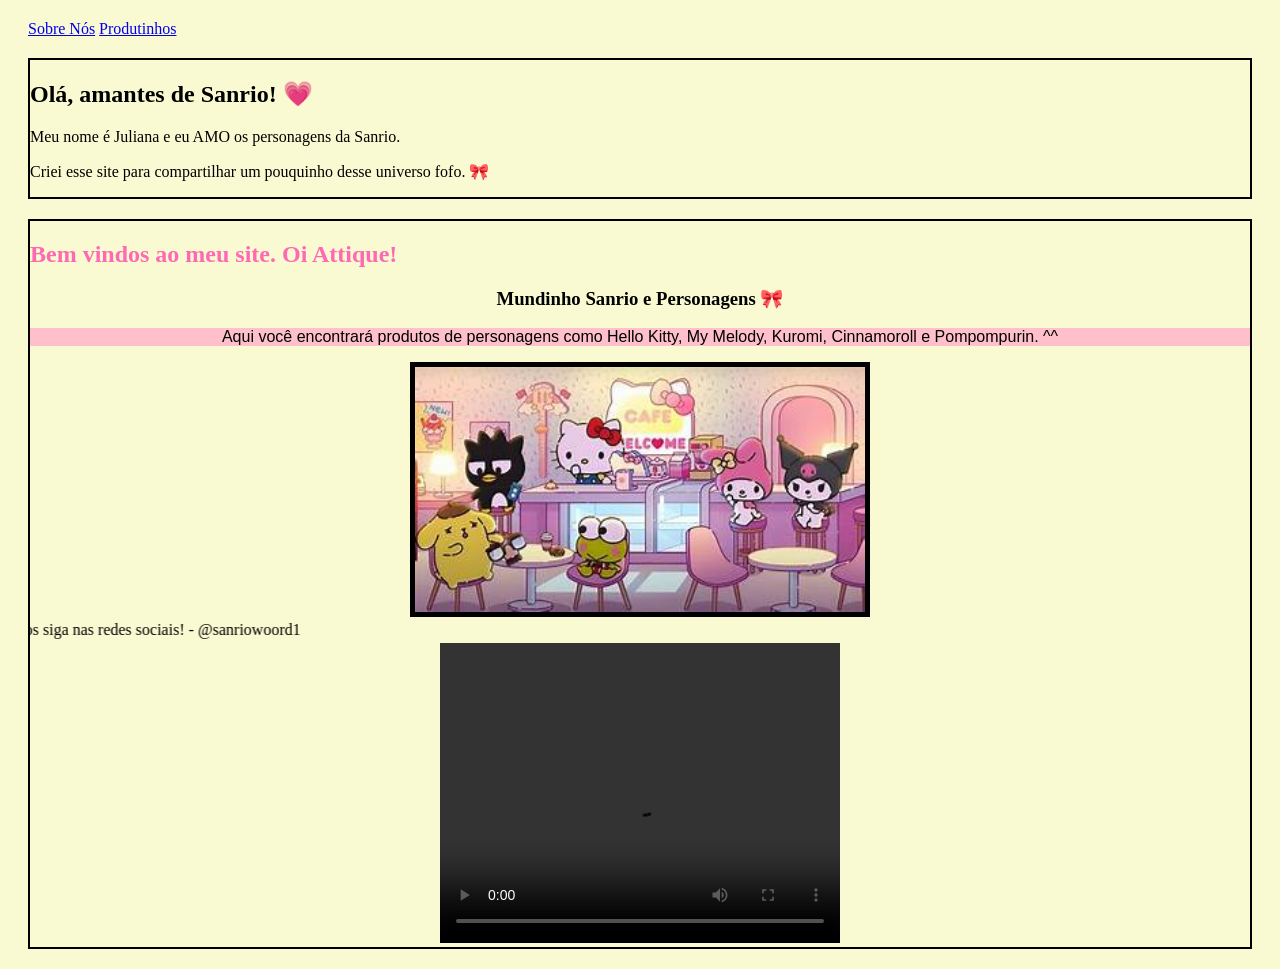
<file: aulaHTML02/index.html>
<!--
Descrição: Exercícios da Aula 02 - Introdução básica ao HTML e CSS
nome_arquivo: index.html
nome_exercicio: Atividade 02 - Introdução básica ao HTML e CSS
nome_aluno: Juliana Magalhães de Assis Dias
email_aluno: juliana.dias@edu.senai.br
turma: TDE-1BAA-26
-->
<!DOCTYPE html>
<html lang="pt">
    <head>

        <meta charset="UTF-8">
        <title>SanrioWord.com</title>

    </head>

    <body style="background-color: lightgoldenrodyellow;">
        <nav style="margin:20px;">
            <a href="#sobre">Sobre Nós</a>
            <a href="#produtos">Produtinhos</a>
        </nav>


        <section id="sobre" style="border:2px solid black; margin:20px;">

            <h1>Olá, amantes de Sanrio! 💗</h1>

            <p>
                Meu nome é Juliana e eu AMO os personagens da Sanrio.
            </p>

            <p>
                Criei esse site para compartilhar um pouquinho desse universo fofo. 🎀
            </p>

        </section>

<!--
Descrição: Exercícios da Aula 03 - Semântica na Web
nome_arquivo: index.html
nome_exercicio: Atividade 03 - Estudo de tags semânticas do HTML5
nome_aluno: Juliana Magalhães de Assis Dias
email_aluno: juliana.dias@edu.senai.br
turma: TDE-1BAA-26
    -->

        <section id="sanrio" style="border:2px solid black; margin:20px;">

            <h2 style="color:hotpink;">
                Bem vindos ao meu site. Oi Attique!
            </h2>

            <h3 style="text-align:center;">
                Mundinho Sanrio e Personagens 🎀
            </h3>

            <p style="text-align:center; font-family:Arial, Helvetica, sans-serif; background-color:pink;">

                Aqui você encontrará produtos de personagens como Hello Kitty, My Melody,
                Kuromi, Cinnamoroll e Pompompurin. ^^

            </p>


            <div style="text-align:center;">

                <img
                    src="hello.kitty.jpg"
                    alt="Hello Kitty and Friends"
                    width="450"
                    style="border:5px solid black;">

            </div>


            <marquee direction="right" scrollamount="20">

                Nos siga nas redes sociais! - @sanriowoord1 

            </marquee>


            <div style="text-align:center;">

                <video controls width="400" height="300">

                    <source src="videoplayback.mp4" type="video/mp4">

                </video>

            </div>

        </section>

    </body>
</html>
</file>
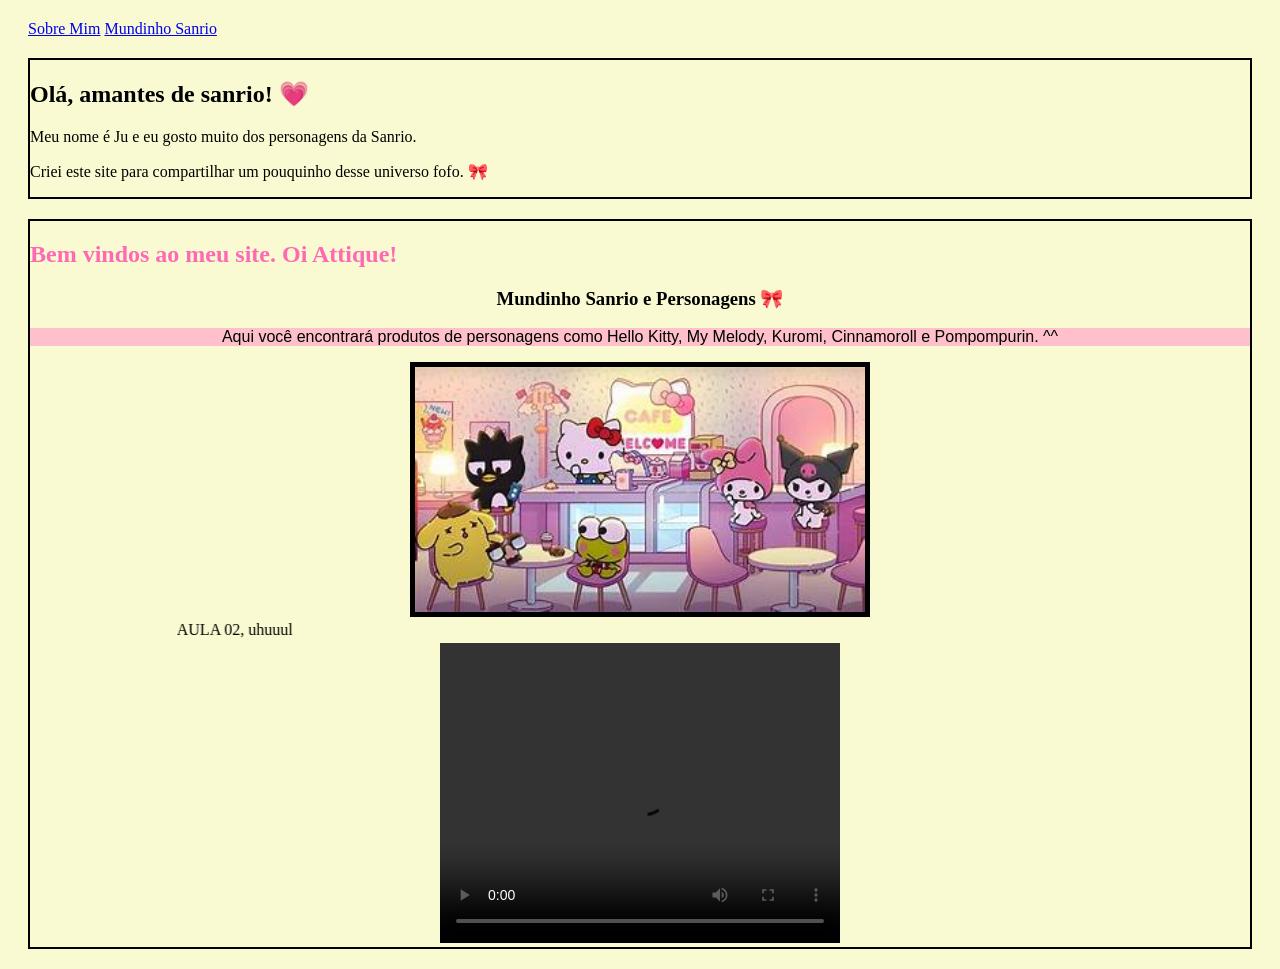
<file: aulaHTML03/index.html>
<!--
Descrição: Exercícios da Aula 02 - Introdução básica ao HTML e CSS
nome_arquivo: index.html
nome_exercicio: Atividade 02 - Introdução básica ao HTML e CSS
nome_aluno: Juliana Magalhães de Assis Dias
email_aluno: juliana.dias@edu.senai.br
turma: TDE-1BAA-26
-->
<!DOCTYPE html>

<html lang="pt">

    <head>

        <meta charset="UTF-8">

        <title>SanrioWord.com</title>

    </head>

    <body style="background-color: lightgoldenrodyellow;">

        <nav style="margin:20px;">
            <a href="#sobre">Sobre Mim</a>
            <a href="#sanrio">Mundinho Sanrio</a>
        </nav>


        <section id="sobre" style="border:2px solid black; margin:20px;">

            <h1>Olá, amantes de sanrio! 💗</h1>

            <p>
                Meu nome é Ju e eu gosto muito dos personagens da Sanrio.
            </p>

            <p>
                Criei este site para compartilhar um pouquinho desse universo fofo. 🎀
            </p>

        </section>


        <section id="sanrio" style="border:2px solid black; margin:20px;">

            <h2 style="color:hotpink;">
                Bem vindos ao meu site. Oi Attique!
            </h2>

            <h3 style="text-align:center;">
                Mundinho Sanrio e Personagens 🎀
            </h3>

            <p style="text-align:center; font-family:Arial, Helvetica, sans-serif; background-color:pink;">

                Aqui você encontrará produtos de personagens como Hello Kitty, My Melody,
                Kuromi, Cinnamoroll e Pompompurin. ^^

            </p>


            <div style="text-align:center;">

                <img
                    src="hello.kitty.jpg"
                    alt="Hello Kitty and Friends"
                    width="450"
                    style="border:5px solid black;">

            </div>


            <marquee direction="right" scrollamount="20">

                AULA 02, uhuuul

            </marquee>


            <div style="text-align:center;">

                <video controls width="400" height="300">

                    <source src="videoplayback.mp4" type="video/mp4">

                </video>

            </div>

        </section>

    </body>

</html>
</file>
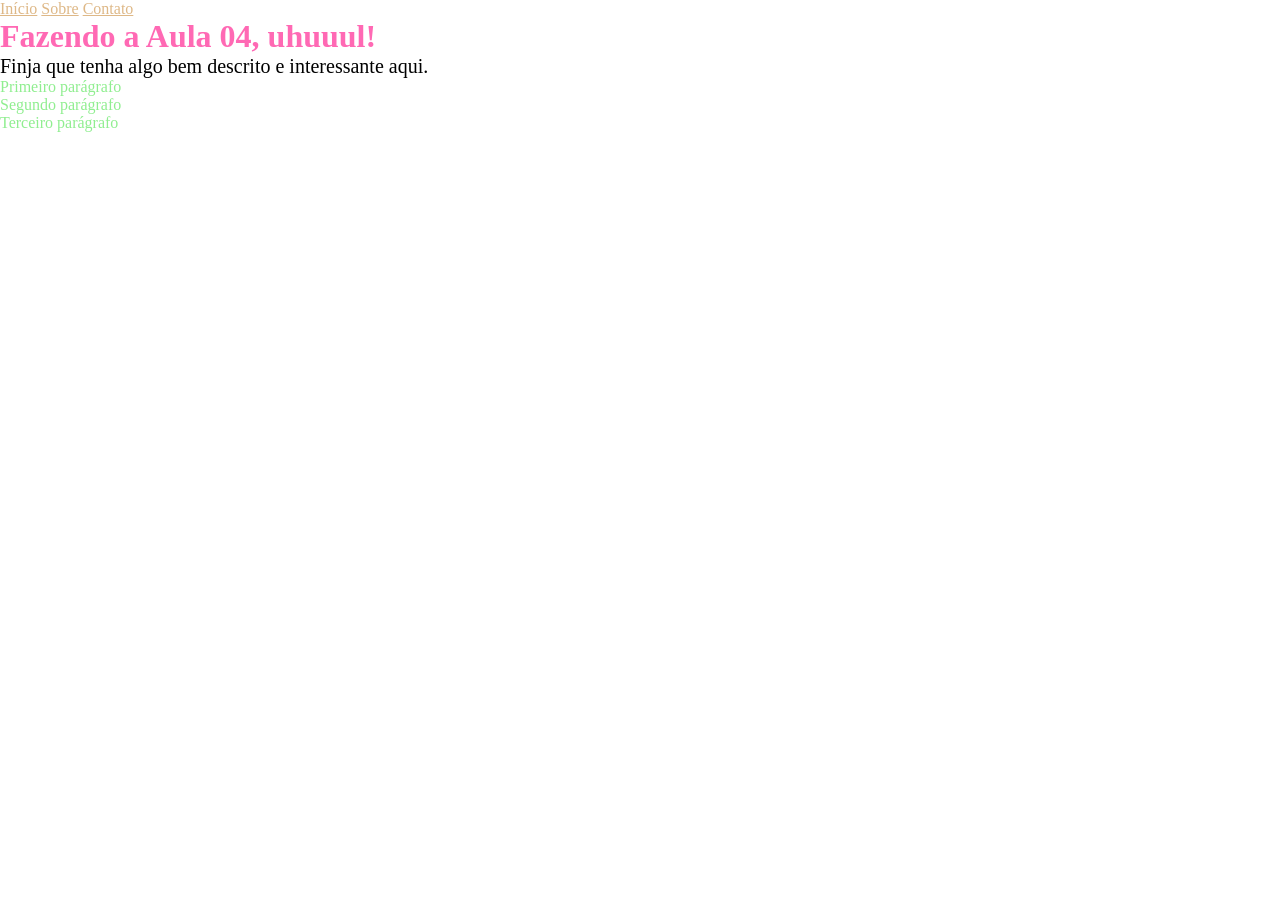
<file: aulaHTML04/index.html>
<!-- Aula 04: Introdução ao CSS e Seletores -->
 <!DOCTYPE html>
<html lang="pt">

<head>
<meta charset="UTF-8">
<title> AulaHTML04 </title>

<link rel="stylesheet" href="estilo.css">
</head>

<body>
    <nav> 
    <a href="#inicio">Início</a>
    <a href="#sobre">Sobre</a>
    <a href="#contato">Contato</a>
</nav>

<h1 class="titulo">Fazendo a Aula 04, uhuuul!</h1>

<p id="descricao"> 
    Finja que tenha algo bem descrito e interessante aqui.
</p>

<p class="paragrafo-simples">
    Primeiro parágrafo
</p>

<p class="paragrafo-simples">
    Segundo parágrafo
</p>

<p class="paragrafo-simples">
    Terceiro parágrafo
</p>

    
</body>
</html>
</file>
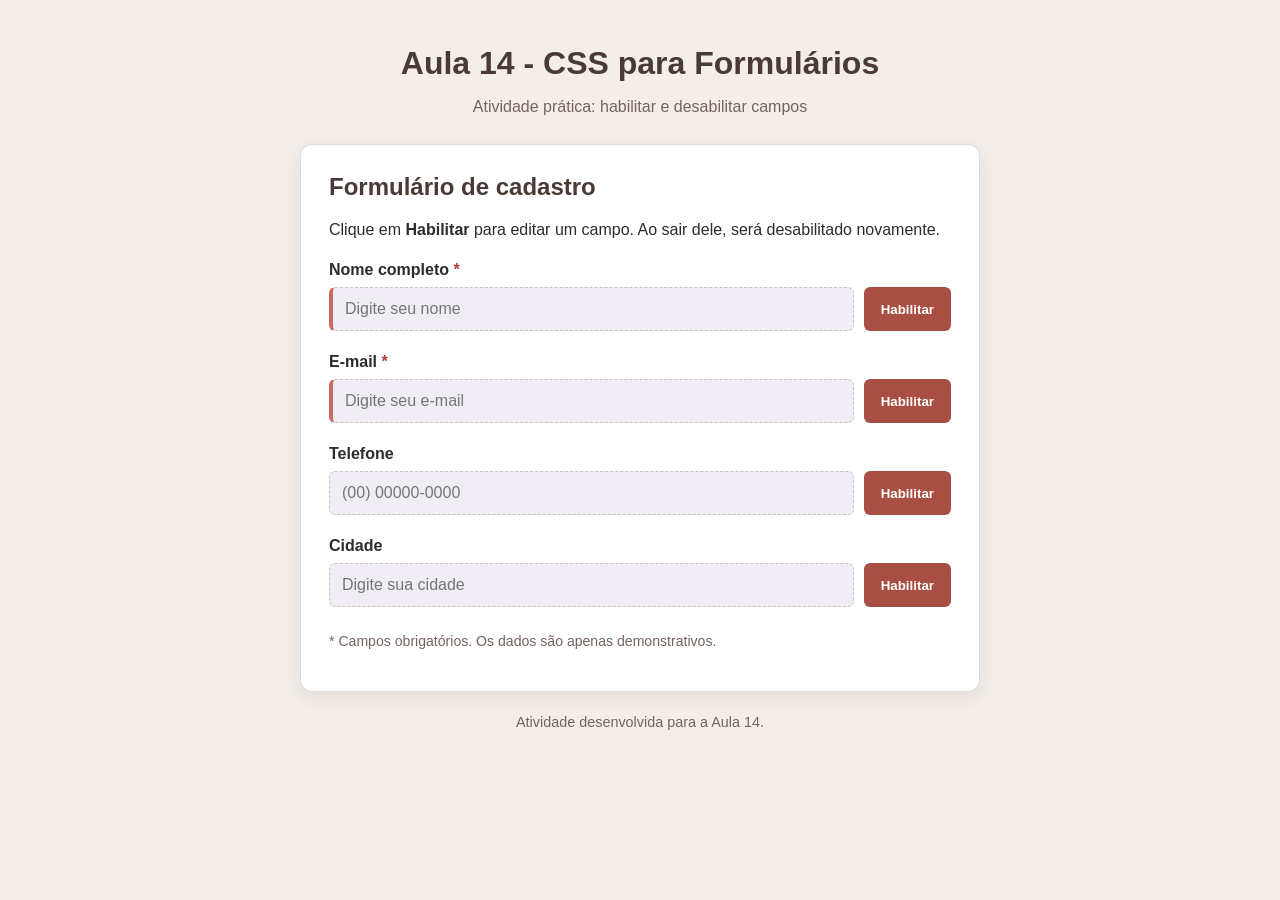
<file: aulaHTML14/index.html>
<!DOCTYPE html>
<html lang="pt-br">
<head>
  <meta charset="UTF-8">
  <meta name="viewport" content="width=device-width, initial-scale=1.0">
  <title>Aula 14 - CSS para Formulários</title>
  <link rel="stylesheet" href="style.css">
  <script src="script.js" defer></script>
</head>
<body>
  <!-- Aluno(a): __________________ | Turma: ______ | Curso: Técnico em Desenvolvimento de Sistemas | Aula 14 -->
  <header class="cabecalho">
    <h1>Aula 14 - CSS para Formulários</h1>
    <p>Atividade prática: habilitar e desabilitar campos</p>
  </header>

  <main class="container">
    <h2>Formulário de cadastro</h2>
    <p>Clique em <strong>Habilitar</strong> para editar um campo. Ao sair dele, será desabilitado novamente.</p>
    <form id="formulario">
      <div class="campo">
        <label for="nome">Nome completo <span>*</span></label>
        <div class="linha-campo">
          <input type="text" id="nome" name="nome" placeholder="Digite seu nome" required disabled>
          <button type="button" class="habilitar" data-target="nome">Habilitar</button>
        </div>
      </div>
      <div class="campo">
        <label for="email">E-mail <span>*</span></label>
        <div class="linha-campo">
          <input type="email" id="email" name="email" placeholder="Digite seu e-mail" required disabled>
          <button type="button" class="habilitar" data-target="email">Habilitar</button>
        </div>
      </div>
      <div class="campo">
        <label for="telefone">Telefone</label>
        <div class="linha-campo">
          <input type="tel" id="telefone" name="telefone" placeholder="(00) 00000-0000" disabled>
          <button type="button" class="habilitar" data-target="telefone">Habilitar</button>
        </div>
      </div>
      <div class="campo">
        <label for="cidade">Cidade</label>
        <div class="linha-campo">
          <input type="text" id="cidade" name="cidade" placeholder="Digite sua cidade" disabled>
          <button type="button" class="habilitar" data-target="cidade">Habilitar</button>
        </div>
      </div>
      <p class="observacao">* Campos obrigatórios. Os dados são apenas demonstrativos.</p>
    </form>
  </main>
  <footer><p>Atividade desenvolvida para a Aula 14.</p></footer>
</body>
</html>
</file>
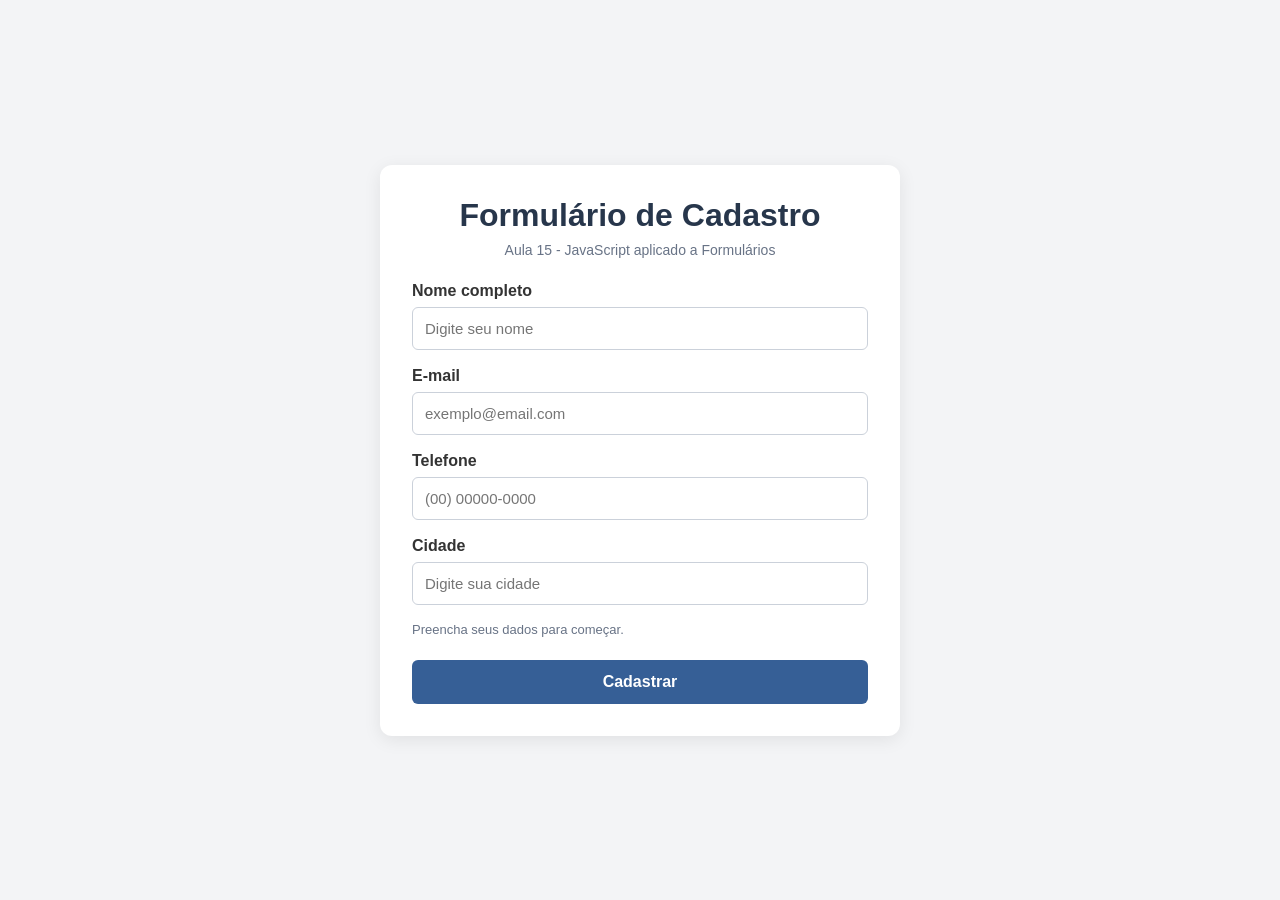
<file: aulaHTML15/index.html>
<!DOCTYPE html>
<html lang="pt-BR">
<head>
    <meta charset="UTF-8">
    <meta name="viewport" content="width=device-width, initial-scale=1.0">
    <title>Aula 15 - Cadastro</title>
    <link rel="stylesheet" href="style.css">
</head>
<body>
    <!--
        Aluno(a): ______________________________
        Turma: __________________________________
        Curso: Técnico em Desenvolvimento de Sistemas
        Atividade: Aula 15 - JavaScript aplicado a Formulários
    -->

    <main class="container">
        <header>
            <h1>Formulário de Cadastro</h1>
            <p>Aula 15 - JavaScript aplicado a Formulários</p>
        </header>

        <div id="mensagem" class="mensagem" role="status" aria-live="polite"></div>

        <form id="formCadastro" novalidate>
            <div class="campo">
                <label for="nome">Nome completo</label>
                <input type="text" id="nome" name="nome" placeholder="Digite seu nome">
            </div>

            <div class="campo">
                <label for="email">E-mail</label>
                <input type="email" id="email" name="email" placeholder="exemplo@email.com">
            </div>

            <div class="campo">
                <label for="telefone">Telefone</label>
                <input type="tel" id="telefone" name="telefone" placeholder="(00) 00000-0000">
            </div>

            <div class="campo">
                <label for="cidade">Cidade</label>
                <input type="text" id="cidade" name="cidade" placeholder="Digite sua cidade">
            </div>

            <p id="digitando" class="digitando">Preencha seus dados para começar.</p>

            <button type="submit">Cadastrar</button>
        </form>
    </main>

    <script src="script.js"></script>
</body>
</html>
</file>
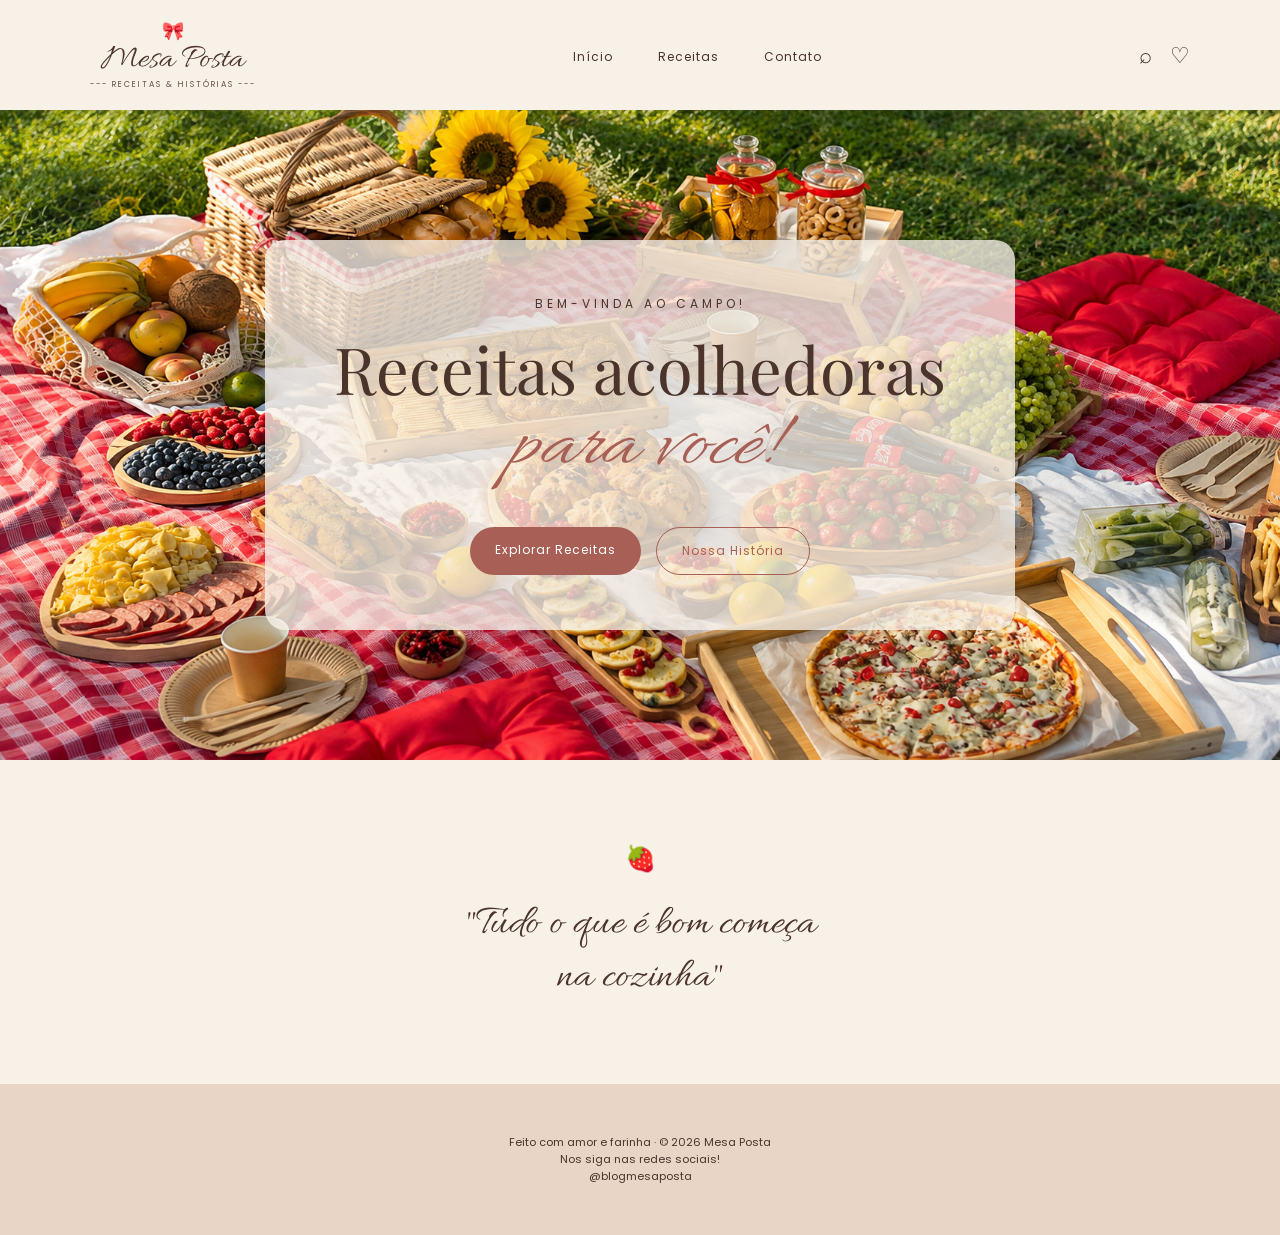
<file: blog-mesa-posta/index.html>
<!DOCTYPE html>
<html lang="pt-br">

<head>
    <meta charset="UTF-8">
    <title>Mesa Posta</title>
    <link rel="stylesheet" href="assets/css/style.css">
</head>

<body>

    <header>

        <div class="logo">
            <p>🎀</p>
            <h1>Mesa Posta</h1>
            <span>--- RECEITAS & HISTÓRIAS ---</span>
        </div>

        <nav>
            <ul>
                <li><a href="index.html">Início</a></li>
                <li><a href="receitas.html">Receitas</a></li>
                <li><a href="contato.html">Contato</a></li>
            </ul>
        </nav>

        <div class="acoes">
            <span>⌕</span>
            <span>♡</span>
        </div>

    </header>

    <main>

        <section class="hero">

            <div class="hero-conteudo">

                <p class="subtitulo">BEM-VINDA AO CAMPO!</p>

                <h2>
                    Receitas acolhedoras
                    <em>para você!</em>
                </h2>

                <div class="botoes">
                    <a href="receitas.html">Explorar Receitas</a>
                    <a href="contato.html">Nossa História</a>
                </div>

            </div>

        </section>

        <section class="frase">

            <p>🍓</p>

            <blockquote>
                "Tudo o que é bom começa<br>
                na cozinha"
            </blockquote>

        </section>

    </main>

<footer>

    <div class="logo">
    </div>

    <p>Feito com amor e farinha · © 2026 Mesa Posta</p>

    <p>Nos siga nas redes sociais! </p>
    <p>@blogmesaposta</p>

</footer>

</body>

</html>
</file>
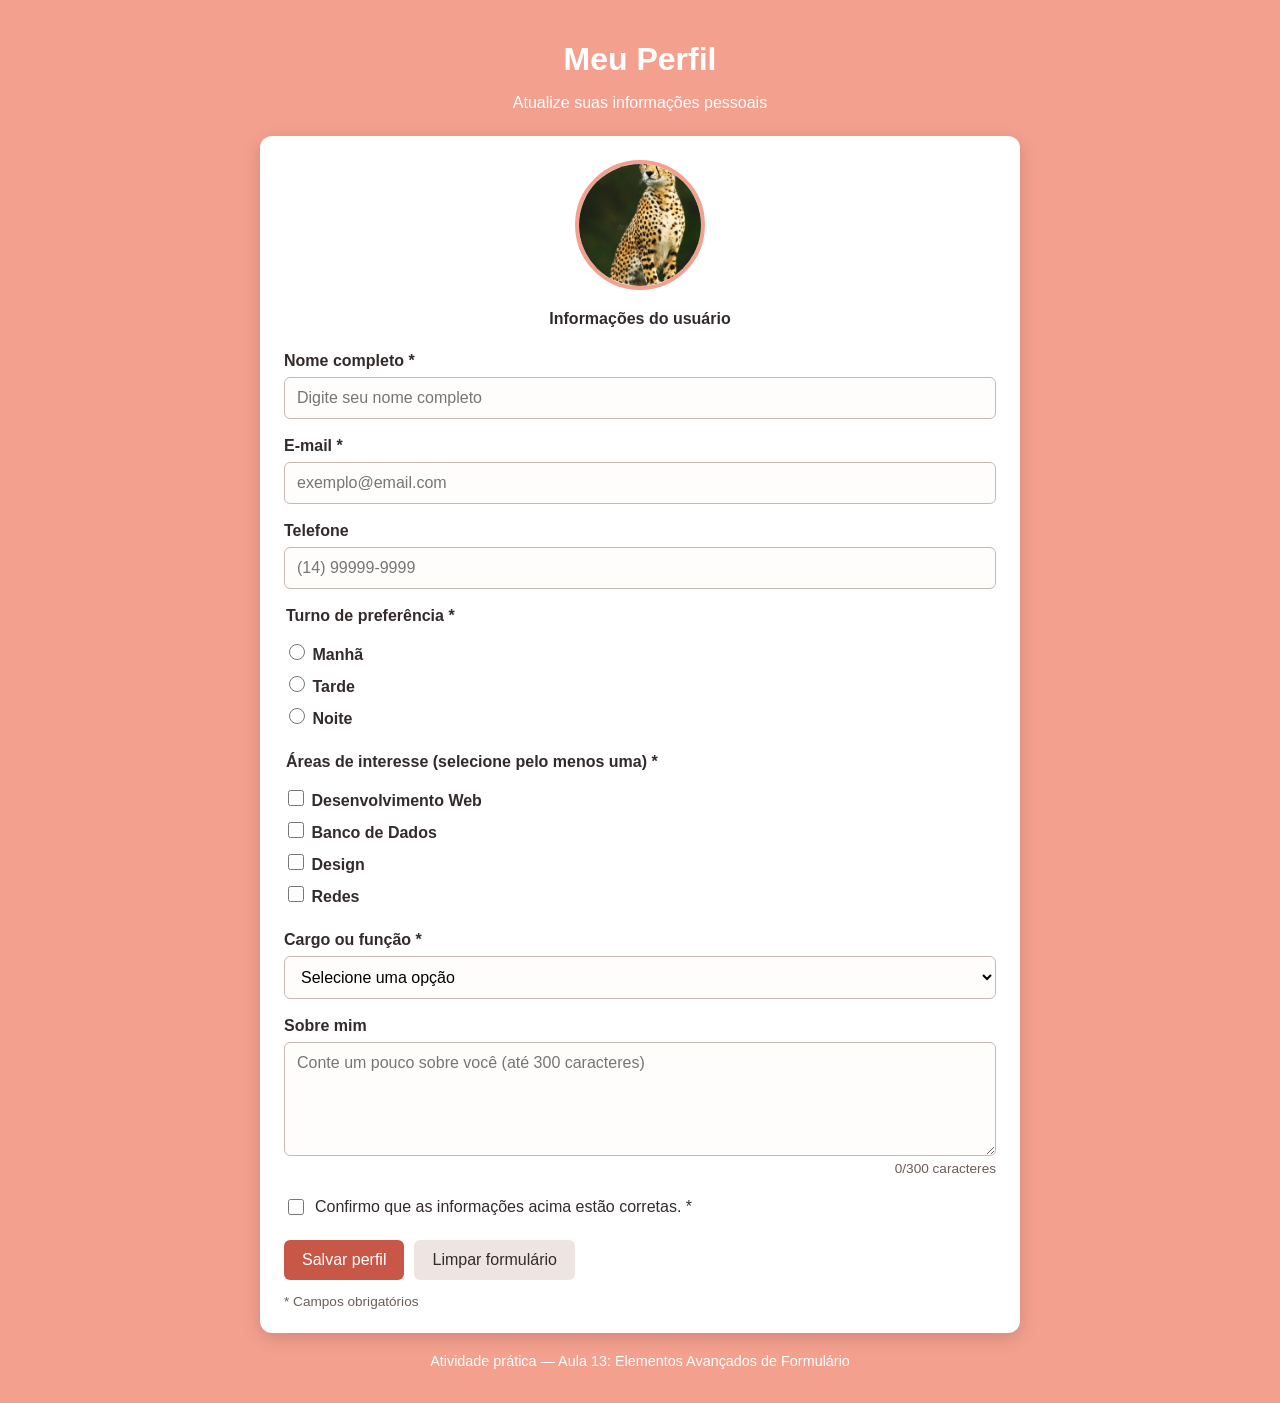
<file: aulaHTML13/perfil.html>
<!DOCTYPE html>
<html lang="pt-br">
<head>
    <meta charset="UTF-8">
    <meta name="viewport" content="width=device-width, initial-scale=1.0">
    <title>Meu Perfil</title>
    <link rel="stylesheet" href="estilos.css">
    <script src="script.js" defer></script>
</head>
<body>
    <header class="cabecalho">
        <h1>Meu Perfil</h1>
        <p>Atualize suas informações pessoais</p>
    </header>

    <main class="container">
        <form id="formPerfil" class="form" novalidate>
            <div id="mensagem" class="mensagem" role="status" aria-live="polite" hidden></div>

            <section class="foto-perfil">
                <img src="perfil.webp" alt="Foto ilustrativa de perfil">
                <p>Informações do usuário</p>
            </section>

            <div class="form-group">
                <label for="nome">Nome completo *</label>
                <input type="text" class="form-control" id="nome" name="nome"
                       placeholder="Digite seu nome completo" required minlength="3">
                <small class="erro" id="erroNome"></small>
            </div>

            <div class="form-group">
                <label for="email">E-mail *</label>
                <input type="email" class="form-control" id="email" name="email"
                       placeholder="exemplo@email.com" required>
                <small class="erro" id="erroEmail"></small>
            </div>

            <div class="form-group">
                <label for="telefone">Telefone</label>
                <input type="tel" class="form-control" id="telefone" name="telefone"
                       placeholder="(14) 99999-9999" maxlength="15">
            </div>

            <fieldset class="form-group">
                <legend>Turno de preferência *</legend>
                <label class="opcao"><input type="radio" name="turno" value="Manhã" required> Manhã</label>
                <label class="opcao"><input type="radio" name="turno" value="Tarde"> Tarde</label>
                <label class="opcao"><input type="radio" name="turno" value="Noite"> Noite</label>
                <small class="erro" id="erroTurno"></small>
            </fieldset>

            <fieldset class="form-group">
                <legend>Áreas de interesse (selecione pelo menos uma) *</legend>
                <label class="opcao"><input type="checkbox" name="interesses" value="Desenvolvimento Web"> Desenvolvimento Web</label>
                <label class="opcao"><input type="checkbox" name="interesses" value="Banco de Dados"> Banco de Dados</label>
                <label class="opcao"><input type="checkbox" name="interesses" value="Design"> Design</label>
                <label class="opcao"><input type="checkbox" name="interesses" value="Redes"> Redes</label>
                <small class="erro" id="erroInteresses"></small>
            </fieldset>

            <div class="form-group">
                <label for="cargo">Cargo ou função *</label>
                <select class="form-control" id="cargo" name="cargo" required>
                    <option value="">Selecione uma opção</option>
                    <option value="Estudante">Estudante</option>
                    <option value="Desenvolvedor(a)">Desenvolvedor(a)</option>
                    <option value="Designer">Designer</option>
                    <option value="Analista">Analista</option>
                    <option value="Outro">Outro</option>
                </select>
                <small class="erro" id="erroCargo"></small>
            </div>

            <div class="form-group">
                <label for="biografia">Sobre mim</label>
                <textarea class="form-control" id="biografia" name="biografia"
                          rows="5" maxlength="300"
                          placeholder="Conte um pouco sobre você (até 300 caracteres)"></textarea>
                <div class="contador"><span id="totalCaracteres">0</span>/300 caracteres</div>
            </div>

            <label class="opcao termos">
                <input type="checkbox" id="confirmacao">
                Confirmo que as informações acima estão corretas. *
            </label>
            <small class="erro" id="erroConfirmacao"></small>

            <div class="botoes">
                <button type="submit" class="btn btn-primary">Salvar perfil</button>
                <button type="reset" class="btn btn-secundario">Limpar formulário</button>
            </div>
            <p class="observacao">* Campos obrigatórios</p>
        </form>
    </main>

    <footer>
        <p>Atividade prática — Aula 13: Elementos Avançados de Formulário</p>
    </footer>
</body>
</html>
</file>
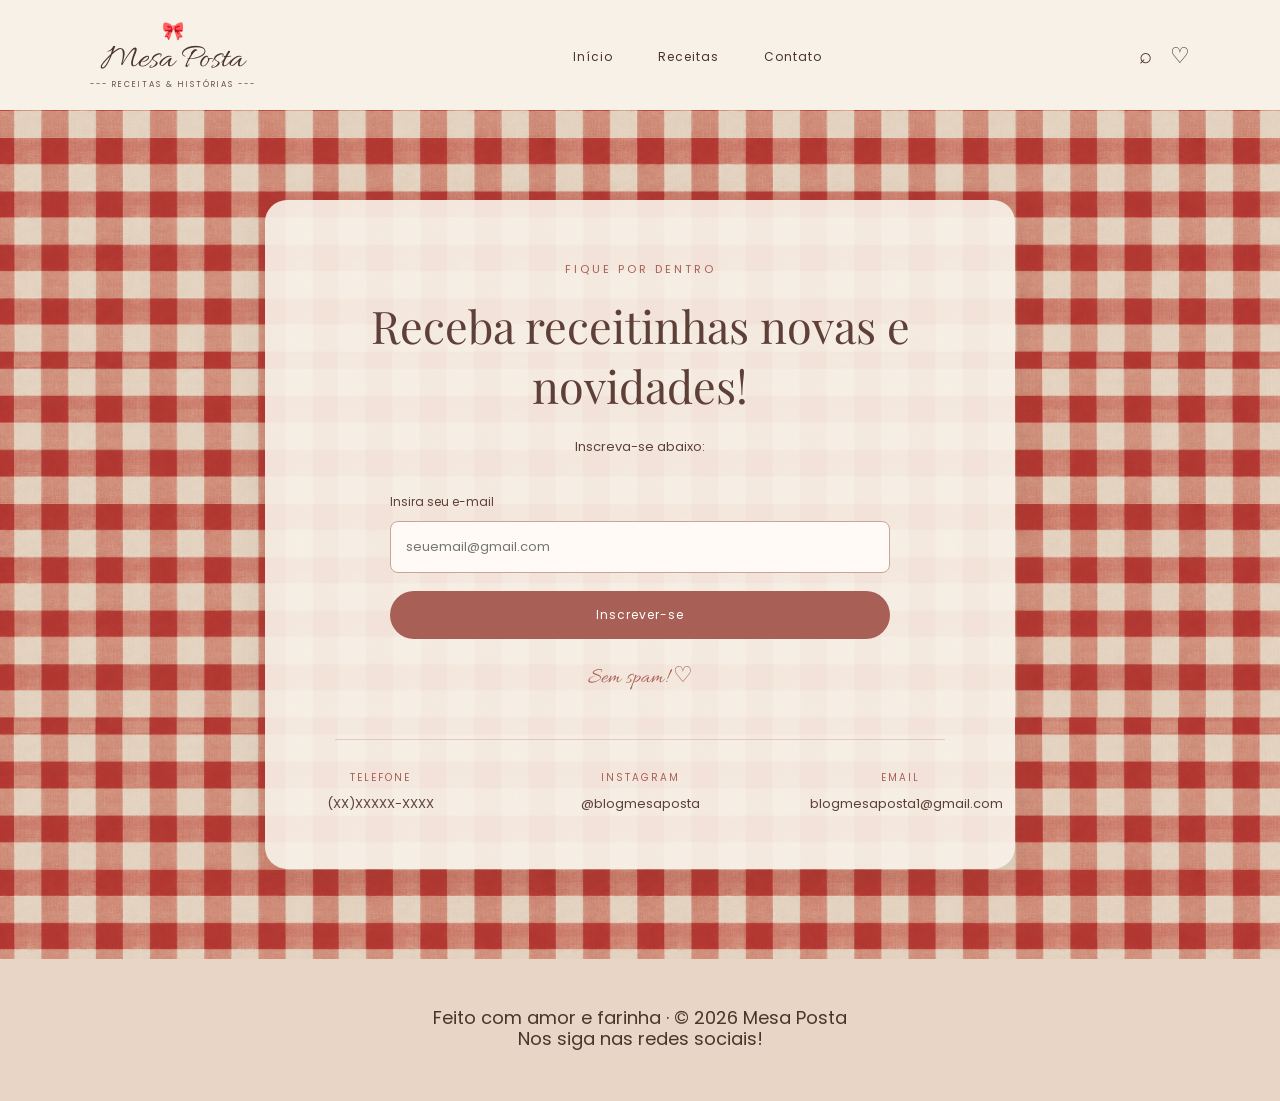
<file: blog-mesa-posta/contato.html>
<!DOCTYPE html>
<html lang="pt-br">

<head>
    <meta charset="UTF-8">
    <meta name="viewport" content="width=device-width, initial-scale=1.0">
    <title>Contato | Mesa Posta</title>

    <link rel="stylesheet" href="assets/css/style.css">
</head>

<body>

    <header>

        <div class="logo">
            <p>🎀</p>
            <h1>Mesa Posta</h1>
            <span>--- RECEITAS & HISTÓRIAS ---</span>
        </div>

        <nav>
            <ul>
                <li><a href="index.html">Início</a></li>
                <li><a href="receitas.html">Receitas</a></li>
                <li><a href="contato.html">Contato</a></li>
            </ul>
        </nav>

        <div class="acoes">
            <span>⌕</span>
            <span>♡</span>
        </div>

    </header>


    <main>

        <section class="contato">

            <div class="contato-conteudo">

                <span class="contato-subtitulo">FIQUE POR DENTRO</span>

                <h2>Receba receitinhas novas e novidades!</h2>

                <p>
                    Inscreva-se abaixo:
                </p>

                <form>

                    <label for="email">Insira seu e-mail</label>

                    <input
                        type="email"
                        id="email"
                        name="email"
                        placeholder="seuemail@gmail.com"
                        required
                    >

                    <button type="submit">
                        Inscrever-se
                    </button>

                </form>

                <p class="privacidade">
                    Sem spam!  ♡
                </p>


                <div class="contato-info">

                    <div class="info-item">
                        <span>Telefone</span>
                        <p>(XX)XXXXX-XXXX</p>
                    </div>

                    <div class="info-item">
                        <span>Instagram</span>
                        <p>@blogmesaposta</p>
                    </div>

                      <div class="info-item">
                        <span>Email</span>
                        <p>blogmesaposta1@gmail.com</p>
                    </div>
                </div>

            </div>

        </section>

    </main>


    <footer>

        <div class="logo">
        <p>Feito com amor e farinha · © 2026 Mesa Posta</p>

        <p>Nos siga nas redes sociais!</p>

    </footer>

</body>

</html>
</file>
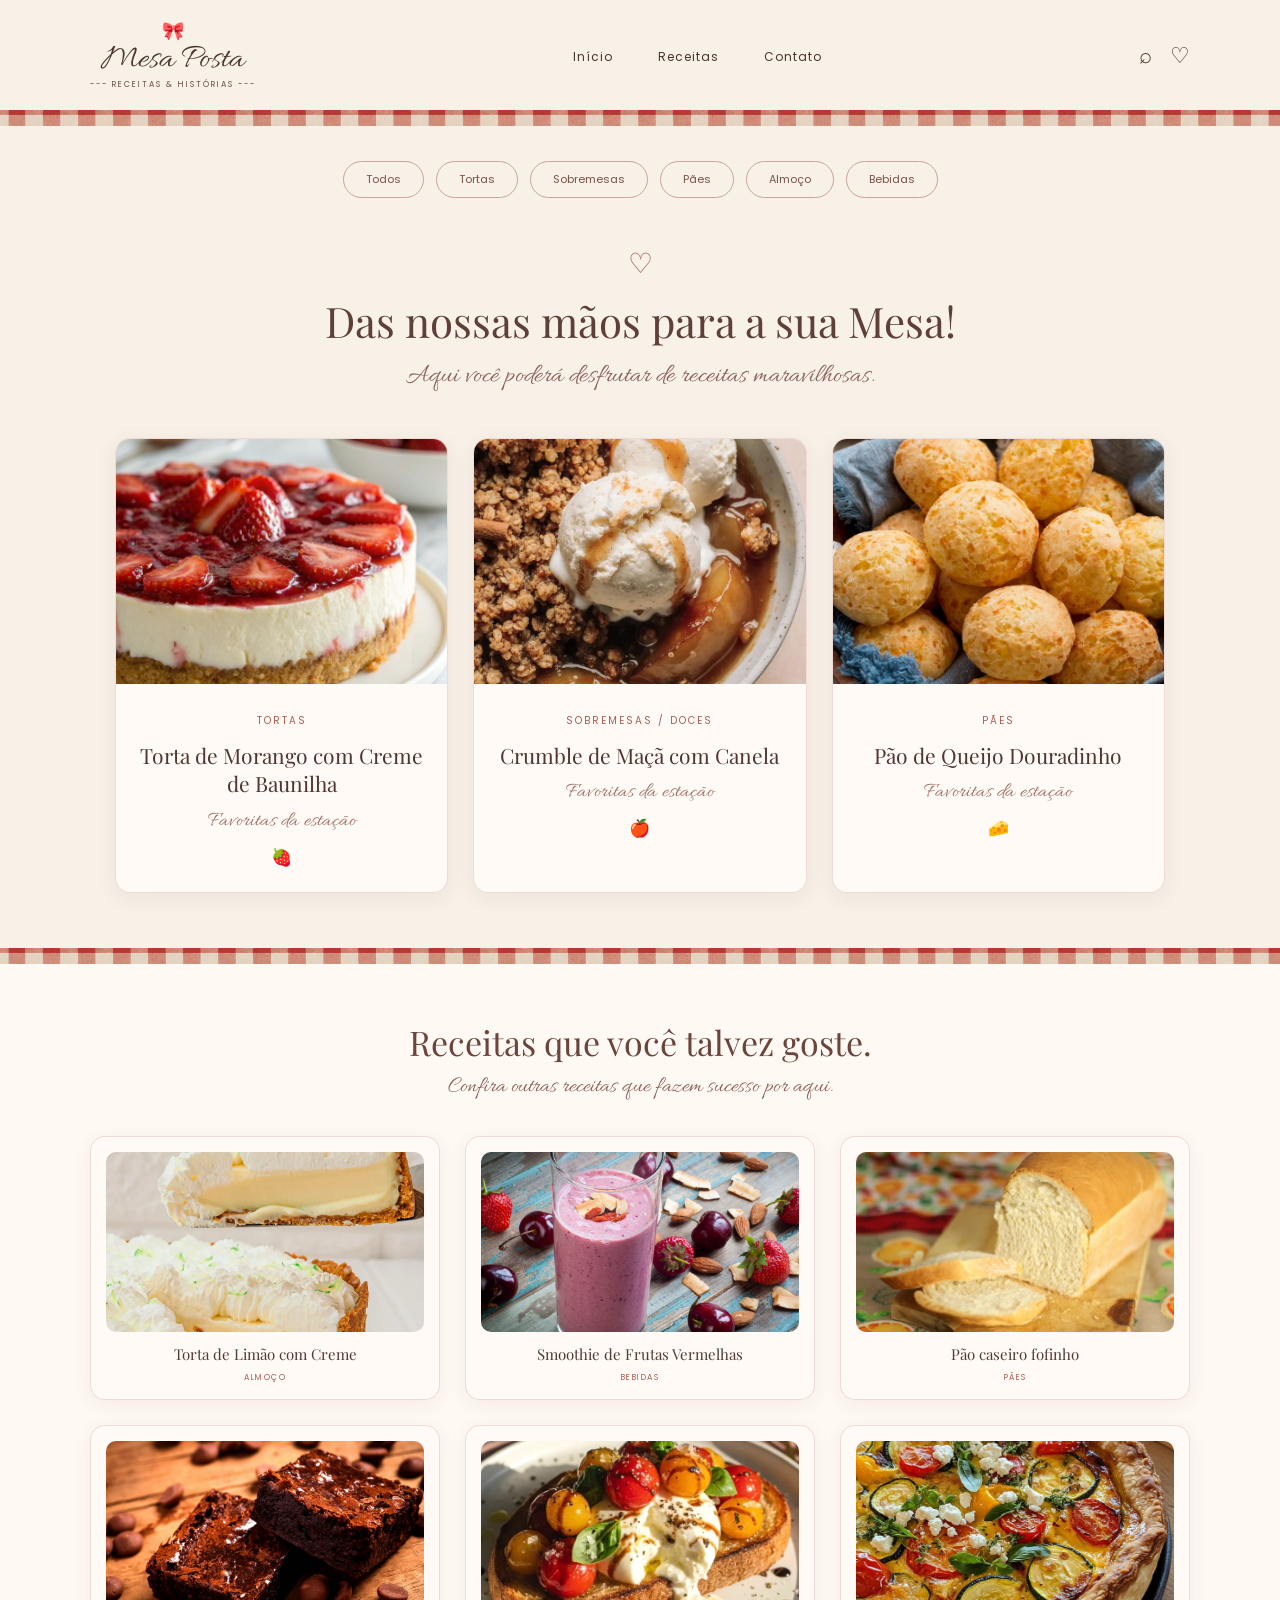
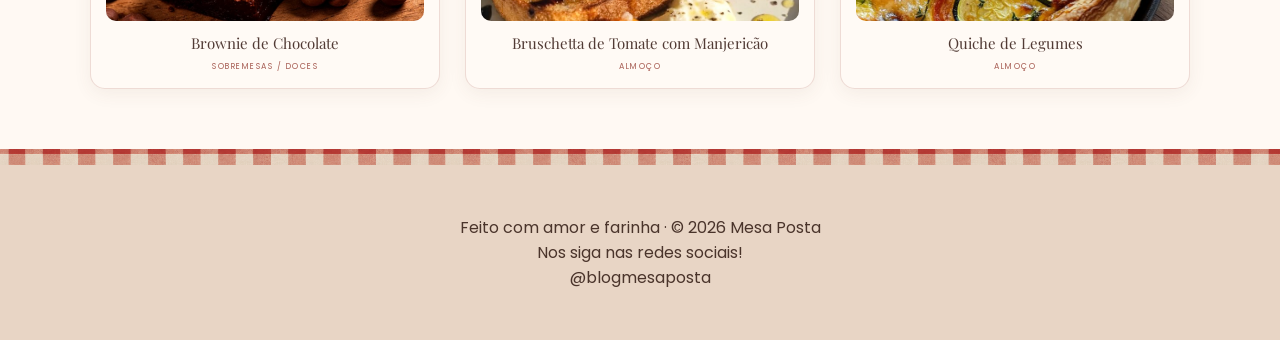
<file: blog-mesa-posta/receitas.html>
<!DOCTYPE html>
<html lang="pt-br">

<head>
    <meta charset="UTF-8">
    <meta name="viewport" content="width=device-width, initial-scale=1.0">

    <title>Receitas | Mesa Posta</title>

    <link rel="stylesheet" href="assets/css/style.css">
</head>

<body>

    <header>

        <div class="logo">
            <p>🎀</p>
            <h1>Mesa Posta</h1>
            <span>--- RECEITAS & HISTÓRIAS ---</span>
        </div>

        <nav>
            <ul>
                <li><a href="index.html">Início</a></li>
                <li><a href="receitas.html">Receitas</a></li>
                <li><a href="contato.html">Contato</a></li>
            </ul>
        </nav>

        <div class="acoes">
            <span>⌕</span>
            <span>♡</span>
        </div>

    </header>


    <main>

        <!-- Faixa decorativa -->

        <div class="faixa-piquenique"></div>


        <!-- Categorias -->

        <section class="categorias">

            <ul>
                <li><a href="#">Todos</a></li>
                <li><a href="#">Tortas</a></li>
                <li><a href="#">Sobremesas</a></li>
                <li><a href="#">Pães</a></li>
                <li><a href="#">Almoço</a></li>
                <li><a href="#">Bebidas</a></li>
            </ul>

        </section>


        <!-- Receitas principais -->

        <section class="receitas">

            <div class="titulo">

                <span class="detalhe-titulo">♡</span>

                <h2>Das nossas mãos para a sua Mesa!</h2>

                <p>
                    Aqui você poderá desfrutar de receitas maravilhosas.
                </p>

            </div>


            <div class="cards">

                <article class="card">

                    <div class="imagem">

                        <img
                            src="assets/images/receitas/torta-morango-creme.jpg"
                            alt="Torta de morango com creme de baunilha"
                        >

                    </div>

                    <div class="card-conteudo">

                        <span>TORTAS</span>

                        <h3>
                            Torta de Morango com Creme de Baunilha
                        </h3>

                        <p>
                            Favoritas da estação
                        </p>

                        <span class="laco-card">🍓</span>

                    </div>

                </article>


                <article class="card">

                    <div class="imagem">

                        <img
                            src="assets/images/receitas/crumble-maca-canela.jpg"
                            alt="Crumble de maçã com canela"
                        >

                    </div>

                    <div class="card-conteudo">

                        <span>SOBREMESAS / DOCES</span>

                        <h3>
                            Crumble de Maçã com Canela
                        </h3>

                        <p>
                            Favoritas da estação
                        </p>

                        <span class="laco-card">🍎</span>

                    </div>

                </article>


                <article class="card">

                    <div class="imagem">

                        <img
                            src="assets/images/receitas/pao-queijo-douradinho.jpg"
                            alt="Pão de queijo douradinho"
                        >

                    </div>

                    <div class="card-conteudo">

                        <span>PÃES</span>

                        <h3>
                            Pão de Queijo Douradinho
                        </h3>

                        <p>
                            Favoritas da estação
                        </p>

                        <span class="laco-card">🧀</span>

                    </div>

                </article>

            </div>

        </section>


        <!-- Faixa entre as seções -->

        <div class="faixa-piquenique"></div>


        <!-- Você também pode gostar -->

        <section class="recomendacoes">

            <div class="titulo-recomendacoes">


                <h2>Receitas que você talvez goste.</h2>

                <p>
                    Confira outras receitas que fazem sucesso por aqui.
                </p>

            </div>


            <div class="mini-cards">


                <article class="mini-card">

                    <div class="mini-imagem">

                        <img
                            src="assets/images/receitas/torta-limao.jpg"
                            alt="torta-limao"
                        >

                    </div>

                    <h3>
                        Torta de Limão com Creme
                    </h3>

                    <span>ALMOÇO</span>

                </article>


                <article class="mini-card">

                    <div class="mini-imagem">

                        <img
                            src="assets/images/receitas/smoothie-morango.jpg"
                            alt="Smoothie de morango e banana"
                        >

                    </div>

                    <h3>
                        Smoothie de Frutas Vermelhas
                    </h3>

                    <span>BEBIDAS</span>

                </article>


                <article class="mini-card">

                    <div class="mini-imagem">

                        <img
                            src="assets/images/receitas/pao-caseiro.jpg"
                            alt="Pão Caseiro fofinho"
                        >

                    </div>

                    <h3>
                        Pão caseiro fofinho
                    </h3>

                    <span>PÃES</span>

                </article>


                <article class="mini-card">

                    <div class="mini-imagem">

                        <img
                            src="assets/images/receitas/brownie.jpg"
                            alt="Brownie de chocolate"
                        >

                    </div>

                    <h3>
                        Brownie de Chocolate
                    </h3>

                    <span>SOBREMESAS / DOCES</span>

                </article>


                <article class="mini-card">

                    <div class="mini-imagem">

                        <img
                            src="assets/images/receitas/bruschetta-tomate-majericao.jpg"
                            alt="bruschetta-tomate-majericao"
                        >

                    </div>

                    <h3>
                        Bruschetta de Tomate com Manjericão
                    </h3>

                    <span>ALMOÇO</span>

                </article>

                            <article class="mini-card">

                    <div class="mini-imagem">

                        <img
                            src="assets/images/receitas/quiche-legumes.jpg"
                            alt="quiche-legumes"
                        >

                    </div>

                    <h3>
                        Quiche de Legumes 
                    </h3>

                    <span>ALMOÇO</span>

                </article>


            </div>

        </section>


        <!-- Última faixa -->
        <div class="faixa-piquenique"></div>

    </main>


    <footer>
        <div class="footer-info">

            <p>
                Feito com amor e farinha · © 2026 Mesa Posta
            </p>

            <p>
                Nos siga nas redes sociais!
            </p>

            <p>
                @blogmesaposta
            </p>

        </div>
    </footer>

</body>

</html>
</file>
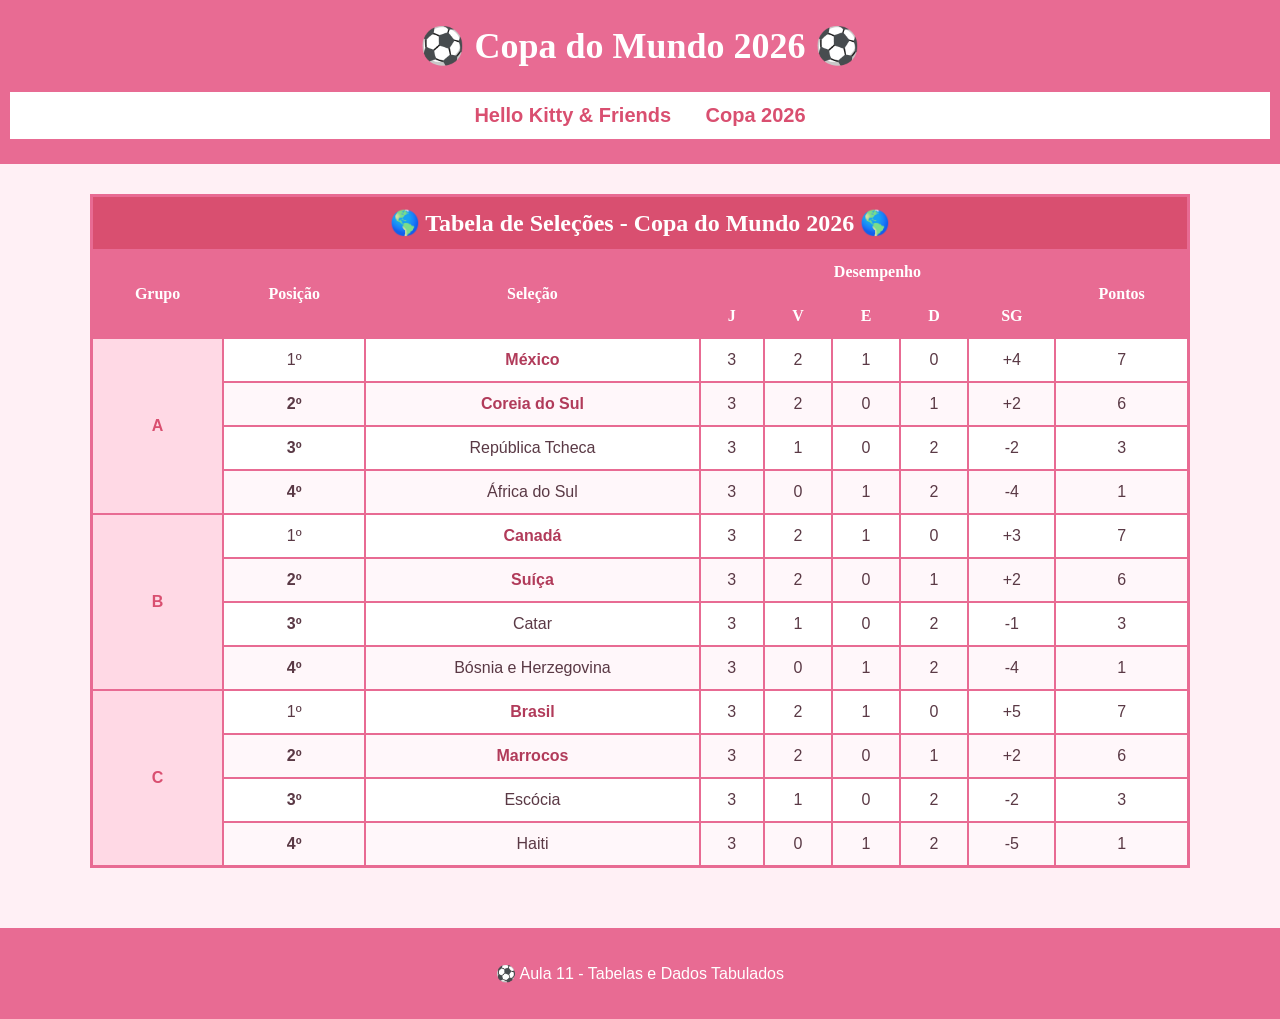
<file: aulaHTML11/aulaHTML11/tabela_copa2026.html>
<!DOCTYPE html>
<html lang="pt-br">

<head>
    <meta charset="UTF-8">
    <meta name="viewport" content="width=device-width, initial-scale=1.0">
    <title>Tabela Copa do Mundo 2026</title>
    <link rel="stylesheet" href="estilos.css">
</head>

<body>

    <header>
        <h1>⚽ Copa do Mundo 2026 ⚽</h1>

        <nav>
            <a href="tabela_simples.html">Hello Kitty & Friends</a>
            <a href="tabela_copa2026.html">Copa 2026</a>
        </nav>
    </header>

    <main>

        <table class="tabela-copa">

            <thead>

                <tr>
                    <th colspan="10" class="titulo-tabela">
                        🌎 Tabela de Seleções - Copa do Mundo 2026 🌎
                    </th>
                </tr>

                <tr>
                    <th rowspan="2">Grupo</th>
                    <th rowspan="2">Posição</th>
                    <th rowspan="2">Seleção</th>
                    <th colspan="5">Desempenho</th>
                    <th rowspan="2">Pontos</th>
                </tr>

                <tr>
                    <th>J</th>
                    <th>V</th>
                    <th>E</th>
                    <th>D</th>
                    <th>SG</th>
                </tr>

            </thead>

            <tbody>

                <!-- GRUPO A -->

                <tr>
                    <td rowspan="4" class="grupo">A</td>
                    <td>1º</td>
                    <td class="classificado">México</td>
                    <td>3</td>
                    <td>2</td>
                    <td>1</td>
                    <td>0</td>
                    <td>+4</td>
                    <td>7</td>
                </tr>

                <tr>
                    <td>2º</td>
                    <td class="classificado">Coreia do Sul</td>
                    <td>3</td>
                    <td>2</td>
                    <td>0</td>
                    <td>1</td>
                    <td>+2</td>
                    <td>6</td>
                </tr>

                <tr>
                    <td>3º</td>
                    <td>República Tcheca</td>
                    <td>3</td>
                    <td>1</td>
                    <td>0</td>
                    <td>2</td>
                    <td>-2</td>
                    <td>3</td>
                </tr>

                <tr>
                    <td>4º</td>
                    <td>África do Sul</td>
                    <td>3</td>
                    <td>0</td>
                    <td>1</td>
                    <td>2</td>
                    <td>-4</td>
                    <td>1</td>
                </tr>

                <!-- GRUPO B -->

                <tr>
                    <td rowspan="4" class="grupo">B</td>
                    <td>1º</td>
                    <td class="classificado">Canadá</td>
                    <td>3</td>
                    <td>2</td>
                    <td>1</td>
                    <td>0</td>
                    <td>+3</td>
                    <td>7</td>
                </tr>

                <tr>
                    <td>2º</td>
                    <td class="classificado">Suíça</td>
                    <td>3</td>
                    <td>2</td>
                    <td>0</td>
                    <td>1</td>
                    <td>+2</td>
                    <td>6</td>
                </tr>

                <tr>
                    <td>3º</td>
                    <td>Catar</td>
                    <td>3</td>
                    <td>1</td>
                    <td>0</td>
                    <td>2</td>
                    <td>-1</td>
                    <td>3</td>
                </tr>

                <tr>
                    <td>4º</td>
                    <td>Bósnia e Herzegovina</td>
                    <td>3</td>
                    <td>0</td>
                    <td>1</td>
                    <td>2</td>
                    <td>-4</td>
                    <td>1</td>
                </tr>

                <!-- GRUPO C -->

                <tr>
                    <td rowspan="4" class="grupo">C</td>
                    <td>1º</td>
                    <td class="classificado">Brasil</td>
                    <td>3</td>
                    <td>2</td>
                    <td>1</td>
                    <td>0</td>
                    <td>+5</td>
                    <td>7</td>
                </tr>

                <tr>
                    <td>2º</td>
                    <td class="classificado">Marrocos</td>
                    <td>3</td>
                    <td>2</td>
                    <td>0</td>
                    <td>1</td>
                    <td>+2</td>
                    <td>6</td>
                </tr>

                <tr>
                    <td>3º</td>
                    <td>Escócia</td>
                    <td>3</td>
                    <td>1</td>
                    <td>0</td>
                    <td>2</td>
                    <td>-2</td>
                    <td>3</td>
                </tr>

                <tr>
                    <td>4º</td>
                    <td>Haiti</td>
                    <td>3</td>
                    <td>0</td>
                    <td>1</td>
                    <td>2</td>
                    <td>-5</td>
                    <td>1</td>
                </tr>

            </tbody>

        </table>

    </main>

    <footer>
        <p>⚽ Aula 11 - Tabelas e Dados Tabulados</p>
    </footer>

</body>

</html>
</file>
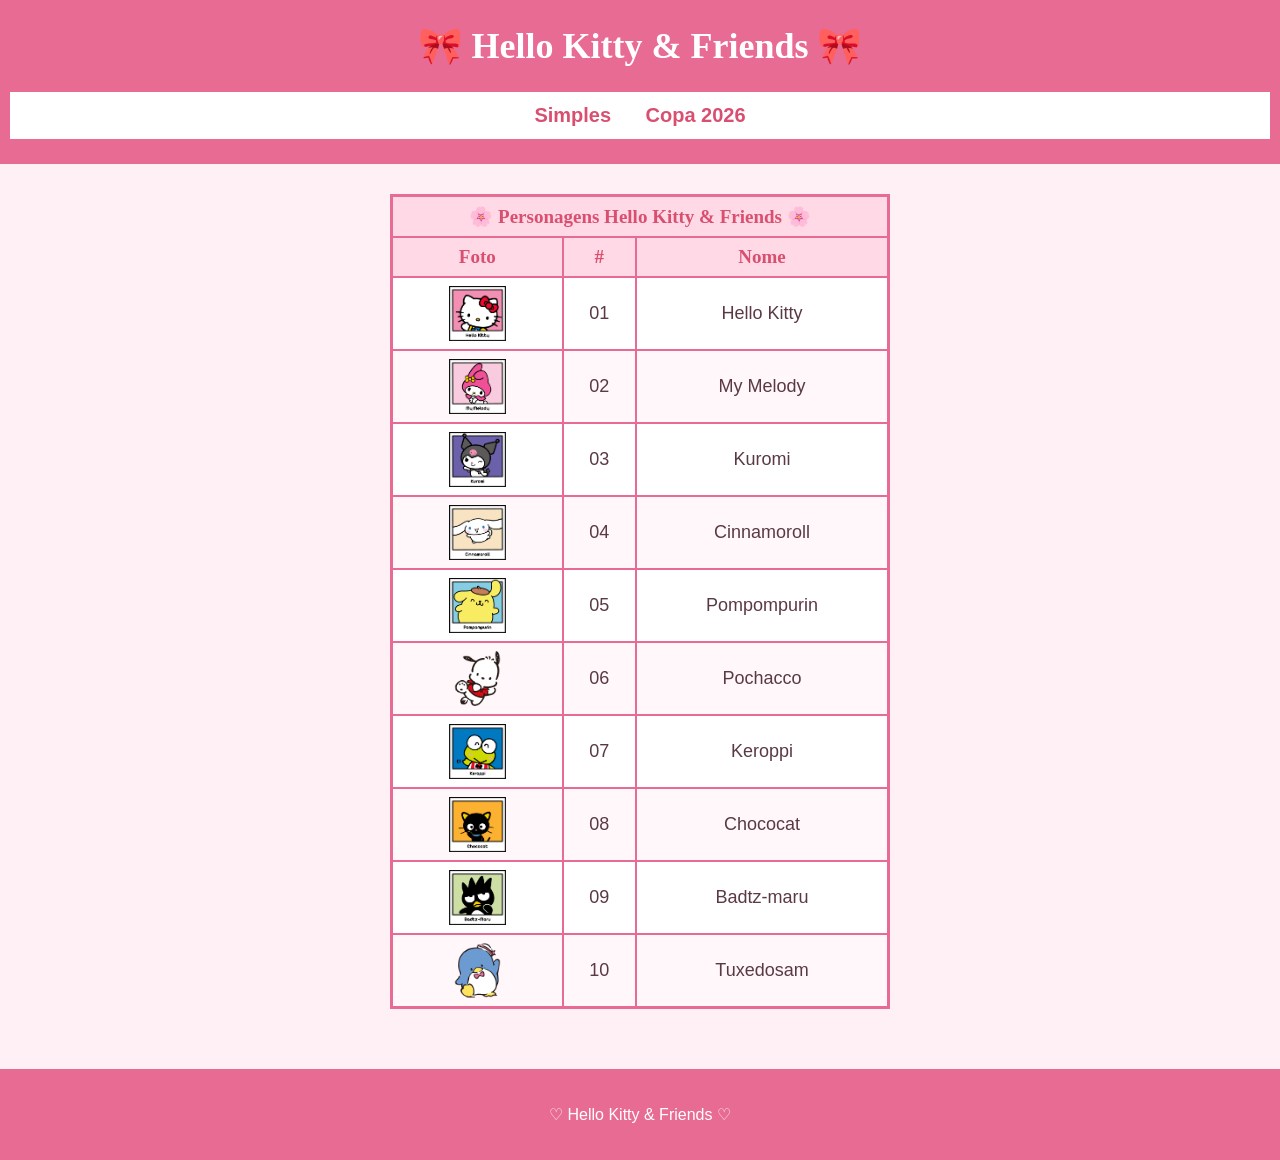
<file: aulaHTML11/aulaHTML11/tabela_simples.html>
<!DOCTYPE html>
<html lang="pt-br">

<head>
    <meta charset="UTF-8">
    <meta name="viewport" content="width=device-width, initial-scale=1.0">
    <title>Tabela Simples - Hello Kitty & Friends</title>
    <link rel="stylesheet" href="estilos.css">
</head>

<body>

    <header>
        <h1>🎀 Hello Kitty & Friends 🎀</h1>

        <nav>
            <a href="tabela_simples.html">Simples</a>
            <a href="tabela_copa2026.html">Copa 2026</a>
        </nav>
    </header>

    <main>

        <table class="tabela-simples">

            <tr>
                <th colspan="3">🌸 Personagens Hello Kitty & Friends 🌸</th>
            </tr>

            <tr>
                <th>Foto</th>
                <th>#</th>
                <th>Nome</th>
            </tr>

            <tr>
                <td>
                    <img src="fotos/hello-kitty.jpg" alt="Hello Kitty">
                </td>
                <td>01</td>
                <td>Hello Kitty</td>
            </tr>

            <tr>
                <td>
                    <img src="fotos/mymelody.jpg" alt="My Melody">
                </td>
                <td>02</td>
                <td>My Melody</td>
            </tr>

            <tr>
                <td>
                    <img src="fotos/kuromi.jpg" alt="Kuromi">
                </td>
                <td>03</td>
                <td>Kuromi</td>
            </tr>

            <tr>
                <td>
                    <img src="fotos/cinnamoroll.jpg" alt="Cinnamoroll">
                </td>
                <td>04</td>
                <td>Cinnamoroll</td>
            </tr>

            <tr>
                <td>
                    <img src="fotos/pompompurin.jpg" alt="Pompompurin">
                </td>
                <td>05</td>
                <td>Pompompurin</td>
            </tr>

            <tr>
                <td>
                    <img src="fotos/pochacco.jpg" alt="Pochacco">
                </td>
                <td>06</td>
                <td>Pochacco</td>
            </tr>

            <tr>
                <td>
                    <img src="fotos/keroppi.jpg" alt="Keroppi">
                </td>
                <td>07</td>
                <td>Keroppi</td>
            </tr>

            <tr>
                <td>
                    <img src="fotos/chococat.jpg" alt="Chococat">
                </td>
                <td>08</td>
                <td>Chococat</td>
            </tr>

            <tr>
                <td>
                    <img src="fotos/badtz-maru.jpg" alt="Badtz-maru">
                </td>
                <td>09</td>
                <td>Badtz-maru</td>
            </tr>

            <tr>
                <td>
                    <img src="fotos/tuxedosam.jpg" alt="Tuxedosam">
                </td>
                <td>10</td>
                <td>Tuxedosam</td>
            </tr>

        </table>

    </main>

    <footer>
        <p>♡ Hello Kitty & Friends ♡</p>
    </footer>

</body>

</html>
</file>
<file: aulaHTML04/estilo.css>
* {
  margin: 0;
  padding: 0; }
  
.titulo {
    color: hotpink;}

#descricao {
    font-size: 20px;}

.paragrafo-simples {
    font-size: 16px;
    color: lightgreen;}

nav a {
  color: burlywood;}
</file>
<file: aulaHTML14/style.css>
* { box-sizing: border-box; }
body {
  margin: 0; padding: 24px; font-family: Arial, Helvetica, sans-serif;
  color: #302b2b; background: #f3eee9;
}
.cabecalho { text-align: center; margin: 12px auto 28px; }
.cabecalho h1 { margin-bottom: 8px; color: #493a35; }
.cabecalho p, footer, .observacao { color: #74645e; }
.container {
  width: 100%; max-width: 680px; margin: 0 auto; padding: 28px;
  background: #fff; border: 1px solid #e4d9d3; border-radius: 12px;
  box-shadow: 0 5px 18px rgba(54,39,32,.08);
}
h2 { margin-top: 0; color: #493a35; }
.campo { margin: 22px 0; }
.campo label { display: block; margin-bottom: 8px; font-weight: bold; }
.campo label span { color: #b33b32; }
.linha-campo { display: flex; gap: 10px; }
input {
  flex: 1; min-width: 0; padding: 12px; font-size: 1rem;
  border: 1px solid #cfc2bc; border-radius: 6px;
}
/* Campos desabilitados */
input:disabled { color: #777; background: #eeeae8; border-style: dashed; cursor: not-allowed; }
/* Campos obrigatórios */
input:required { border-left: 4px solid #c66b5d; }
/* Campo que está recebendo o foco */
input:focus { outline: 2px solid #d89a8f; border-color: #a94e42; background: #fffaf8; }
/* Campo somente leitura */
input:read-only { background: #f1edf5; }
/* Destaque para campo com foco automático, caso o atributo autofocus seja usado */
input:autofocus { box-shadow: 0 0 0 3px rgba(198,107,93,.18); }
.habilitar {
  padding: 0 17px; border: 0; border-radius: 6px; color: white;
  background: #a94e42; font-weight: bold; cursor: pointer;
}
.habilitar:hover { background: #843b33; }
.habilitar:focus { outline: 2px solid #d89a8f; outline-offset: 2px; }
.observacao { margin-top: 26px; font-size: .88rem; }
footer { margin: 22px auto; text-align: center; font-size: .9rem; }
@media (max-width: 520px) {
  body { padding: 14px; }
  .container { padding: 19px; }
  .linha-campo { flex-direction: column; }
  .habilitar { min-height: 42px; }
}
</file>
<file: aulaHTML15/style.css>
* {
    margin: 0;
    padding: 0;
    box-sizing: border-box;
}

body {
    font-family: Arial, sans-serif;
    background-color: #f3f4f6;
    color: #333;
    min-height: 100vh;
    display: flex;
    justify-content: center;
    align-items: center;
    padding: 24px;
}

.container {
    width: 100%;
    max-width: 520px;
    background-color: #fff;
    padding: 32px;
    border-radius: 12px;
    box-shadow: 0 4px 18px rgba(0, 0, 0, 0.08);
}

header {
    text-align: center;
    margin-bottom: 24px;
}

header h1 {
    color: #27364b;
    margin-bottom: 8px;
}

header p {
    color: #687386;
    font-size: 14px;
}

.campo {
    margin-bottom: 17px;
}

label {
    display: block;
    margin-bottom: 7px;
    font-weight: bold;
}

input {
    width: 100%;
    padding: 12px;
    border: 1px solid #cbd1da;
    border-radius: 6px;
    font-size: 15px;
}

input:focus {
    outline: 2px solid #9bb8e5;
    border-color: #527dbb;
}

.digitando {
    min-height: 20px;
    margin: 4px 0 18px;
    color: #687386;
    font-size: 13px;
}

button {
    width: 100%;
    padding: 13px;
    border: none;
    border-radius: 6px;
    background-color: #365f96;
    color: white;
    font-size: 16px;
    font-weight: bold;
    cursor: pointer;
}

button:hover {
    background-color: #284a78;
}

.mensagem {
    display: none;
    margin-bottom: 20px;
    padding: 13px;
    border-radius: 6px;
    font-weight: bold;
}

.mensagem.sucesso {
    display: block;
    color: #205b36;
    background-color: #e3f4e8;
    border: 1px solid #a9d7b5;
}

.mensagem.erro {
    display: block;
    color: #8b2525;
    background-color: #fdeaea;
    border: 1px solid #edb5b5;
}
</file>
<file: blog-mesa-posta/assets/css/style.css>
/* Importação de fontes */
@import url('https://fonts.googleapis.com/css2?family=Allura&family=Playfair+Display:wght@400;500;600&family=Poppins:wght@300;400;500;600&display=swap');

/* Configuração inicial */
* {
    margin: 0;
    padding: 0;
    box-sizing: border-box;
}

body {
    background-color: #f8f1e8;
    color: #4a342b;
    font-family: "Poppins", sans-serif;
}

a {
    color: inherit;
    text-decoration: none;
}

ul {
    list-style: none;
}


/* Cabeçalho */
header {
    width: 100%;
    height: 110px;
    padding: 20px 7%;
    display: flex;
    align-items: center;
    justify-content: space-between;
    background-color: #f8f1e8;
}

.logo {
    text-align: center;
    line-height: 1;
}

.logo p {
    font-size: 18px;
    margin-bottom: 3px;
}

.logo h1,
.logo h2 {
    font-family: "Allura", cursive;
    font-size: 34px;
    font-weight: normal;
    color: #4a342b;
}

.logo span {
    display: block;
    margin-top: 4px;
    font-family: "Poppins", sans-serif;
    font-size: 8px;
    letter-spacing: 2px;
    color: #6b5146;
}

header nav ul {
    display: flex;
    align-items: center;
    gap: 45px;
}

header nav a {
    font-family: "Poppins", sans-serif;
    font-size: 12px;
    letter-spacing: 1px;
    color: #4a342b;
    transition: 0.3s;
}

header nav a:hover {
    color: #a85f55;
}

.acoes {
    display: flex;
    align-items: center;
    gap: 18px;
}

.acoes span {
    font-size: 22px;
    color: #4a342b;
    cursor: pointer;
}

/* Página inicial */

.hero {
    min-height: 650px;
    display: flex;
    align-items: center;
    justify-content: center;
    padding: 80px 7%;

    background-image: url("../images/backgrounds/comidas-back.png");
    background-size: cover;
    background-position: center;
    background-repeat: no-repeat;
}

.hero-conteudo {
    max-width: 750px;
    width: 90%;
    padding: 55px 60px;
    text-align: center;

    background-color: rgba(248, 241, 232, 0.78);
    border-radius: 20px;
}

.subtitulo {
    font-size: 12px;
    letter-spacing: 4px;
    margin-bottom: 20px;
}

.hero h2 {
    font-family: "Playfair Display", serif;
    font-size: 65px;
    font-weight: normal;
    line-height: 1.1;
}

.hero h2 em {
    display: block;
    font-family: "Allura", cursive;
    font-size: 80px;
    color: #a85f55;
}

.botoes {
    margin-top: 35px;
    display: flex;
    justify-content: center;
    gap: 15px;
}

.botoes a {
    padding: 14px 25px;
    border-radius: 30px;
    background-color: #a85f55;
    color: white;
    font-size: 12px;
    letter-spacing: 1px;
}

.botoes a:last-child {
    background-color: transparent;
    border: 1px solid #a85f55;
    color: #a85f55;
}


/* Frase conceitual */
.frase {
    padding: 80px 20px;
    text-align: center;
}

.frase p {
    font-size: 25px;
    margin-bottom: 20px;
}

.frase blockquote {
    font-family: "Allura", cursive;
    font-size: 42px;
}


/* Categorias */
.categorias {
    padding: 40px 7%;
    text-align: center;
}

.categorias ul {
    display: flex;
    justify-content: center;
    gap: 15px;
    flex-wrap: wrap;
}

.categorias a {
    display: block;
    padding: 10px 20px;
    border: 1px solid #c9a49c;
    border-radius: 25px;
    font-size: 12px;
}

.categorias a:hover {
    background-color: #a85f55;
    color: white;
}


/* Página de receitas */
/* Faixa de toalha de piquenique */

.faixa-piquenique {
    width: 100%;
    height: 16px;

    background-image: url("../images/backgrounds/back-toalha.png");

    background-size: 420px auto;
    background-repeat: repeat;
    background-position: center;
}


/* Categorias */

.categorias {
    padding: 35px 7% 15px;

    display: flex;
    justify-content: center;
}

.categorias ul {
    list-style: none;

    display: flex;
    justify-content: center;
    align-items: center;

    gap: 12px;

    flex-wrap: wrap;
}

.categorias li a {
    display: block;

    padding: 9px 22px;

    border: 1px solid #c9a49c;
    border-radius: 30px;

    color: #7a5148;

    font-size: 11px;

    text-decoration: none;

    transition: 0.3s;
}

.categorias li a:hover {
    background-color: #a85f55;
    color: white;
}


/* Área principal das receitas */

.receitas {
    padding: 30px 7% 55px;
}


/* Título */

.titulo {
    text-align: center;

    margin-bottom: 45px;
}

.detalhe-titulo {
    display: block;

    margin-bottom: 8px;

    font-size: 28px;

    color: #a85f55;
}

.titulo h2 {
    font-family: "Playfair Display", serif;

    font-size: 42px;

    font-weight: normal;

    color: #5f4039;
}

.titulo p {
    margin-top: 10px;

    font-family: "Allura", cursive;

    font-size: 27px;

    color: #8a6259;
}


/* Cards principais */

.cards {
    display: grid;

    grid-template-columns: repeat(3, 1fr);

    gap: 25px;

    max-width: 1050px;

    margin: 0 auto;
}


/* Card */

.card {
    background-color: #fffaf5;

    border: 1px solid rgba(168, 95, 85, 0.20);

    border-radius: 15px;

    overflow: hidden;

    box-shadow: 0 5px 20px rgba(100, 70, 60, 0.08);

    transition: transform 0.3s ease;
}

.card:hover {
    transform: translateY(-5px);
}


/* Imagem dos cards */

.imagem {
    width: 100%;

    height: 245px;

    overflow: hidden;
}

.imagem img {
    width: 100%;

    height: 100%;

    object-fit: cover;

    display: block;

    transition: transform 0.4s ease;
}

.card:hover .imagem img {
    transform: scale(1.04);
}


/* Conteúdo */
/* Faixa de toalha de piquenique */

.faixa-piquenique {
    width: 100%;
    height: 16px;

    background-image: url("../images/backgrounds/back-toalha.png");

    background-size: 420px auto;
    background-repeat: repeat;
    background-position: center;
}

.card-conteudo {
    padding: 22px;

    text-align: center;
}

.card-conteudo > span:first-child {
    font-size: 10px;

    letter-spacing: 2px;

    color: #a85f55;
}

.card-conteudo h3 {
    margin: 10px 0;

    font-family: "Playfair Display", serif;

    font-size: 21px;

    font-weight: normal;

    line-height: 1.35;

    color: #4f3630;
}

.card-conteudo p {
    margin: 0;

    font-family: "Allura", cursive;

    font-size: 21px;

    color: #9b6c62;
}

.laco-card {
    display: block;

    margin-top: 10px;

    font-size: 17px !important;

    letter-spacing: 0 !important;
}


/* Recomendações */

.recomendacoes {
    padding: 55px 7% 60px;

    background-color: #fff9f3;
}


/* Título das recomendações */

.titulo-recomendacoes {
    display: flex;

    justify-content: center;

    align-items: center;

    flex-wrap: wrap;

    column-gap: 18px;

    text-align: center;

    margin-bottom: 35px;
}

.titulo-recomendacoes h2 {
    font-family: "Playfair Display", serif;

    font-size: 34px;

    font-weight: normal;

    color: #6b443b;
}

.titulo-recomendacoes > span {
    font-size: 30px;

    color: #a85f55;
}

.titulo-recomendacoes p {
    width: 100%;

    margin-top: 8px;

    font-family: "Allura", cursive;

    font-size: 23px;

    color: #8a6259;
}


/* Mini cards */

.mini-cards {
    max-width: 1100px;

    margin: 0 auto;

    display: grid;

    grid-template-columns: repeat(3, 1fr);

    gap: 25px;
}

/* Mini card */

.mini-card {
    padding: 15px;

    text-align: center;

    background-color: #fffaf5;

    border: 1px solid rgba(168, 95, 85, 0.20);

    border-radius: 15px;

    box-shadow: 0 5px 18px rgba(100, 70, 60, 0.07);

    transition: transform 0.3s ease;
}

.mini-card:hover {
    transform: translateY(-5px);

    box-shadow: 0 8px 22px rgba(100, 70, 60, 0.10);
}

/* Mini imagem */

.mini-imagem {
    width: 100%;

    height: 180px;

    overflow: hidden;

    border-radius: 10px;
}

.mini-imagem img {
    width: 100%;

    height: 100%;

    object-fit: cover;

    display: block;

    transition: transform 0.4s ease;
}

.mini-card:hover .mini-imagem img {
    transform: scale(1.05);
}


/* Nome da receita */

.mini-card h3 {
    margin-top: 12px;

    font-family: "Playfair Display", serif;

    font-size: 15px;

    font-weight: normal;

    line-height: 1.35;

    color: #513a34;
}


/* Categoria */

.mini-card > span {
    display: block;

    margin-top: 8px;

    font-size: 8px;

    letter-spacing: 1.5px;

    color: #a85f55;
}
/* Contato */

.contato {
    min-height: 650px;
    padding: 90px 7%;
    display: flex;
    align-items: center;
    justify-content: center;

    background-image: url("../images/backgrounds/back-toalha.png");
    background-size: 650px auto;
    background-repeat: repeat;
    background-position: center;
}

.contato-conteudo {
    width: 100%;
    max-width: 750px;
    padding: 55px 70px;

    text-align: center;

    background-color: rgba(248, 241, 232, 0.92);

    border-radius: 22px;

    box-shadow: 0 8px 30px rgba(100, 70, 60, 0.12);
}


/* Pequeno texto acima do título */

.contato-subtitulo {
    font-size: 11px;
    letter-spacing: 3px;
    color: #a85f55;
}


/* Título */

.contato h2 {
    margin-top: 15px;

    font-family: "Playfair Display", serif;
    font-size: 45px;
    font-weight: normal;

    color: #5f4039;
}


/* Texto principal */

.contato-conteudo > p {
    max-width: 600px;

    margin: 20px auto;

    font-size: 13px;
    line-height: 1.8;

    color: #5f4039;
}


/* Formulário */

form {
    max-width: 500px;

    margin: 35px auto 15px;

    display: flex;
    flex-direction: column;

    gap: 10px;

    text-align: left;
}


/* Nome do campo */

form label {
    font-size: 12px;
    color: #5f4039;
}


/* Campo de e-mail */

form input {
    width: 100%;

    padding: 15px;

    border: 1px solid #c9a49c;
    border-radius: 8px;

    background-color: #fffaf5;

    font-family: "Poppins", sans-serif;
    font-size: 13px;

    box-sizing: border-box;
}


/* Campo selecionado */

form input:focus {
    outline: none;

    border-color: #a85f55;

    box-shadow: 0 0 0 2px rgba(168, 95, 85, 0.10);
}


/* Botão */

form button {
    margin-top: 8px;

    padding: 15px;

    border: none;
    border-radius: 30px;

    background-color: #a85f55;

    color: white;

    font-family: "Poppins", sans-serif;
    font-size: 12px;
    letter-spacing: 1px;

    cursor: pointer;

    transition: 0.3s;
}


/* Efeito do botão */

form button:hover {
    opacity: 0.85;

    transform: translateY(-2px);
}


/* Texto de privacidade */

.privacidade {
    font-family: "Allura", cursive !important;

    font-size: 22px !important;

    color: #a85f55 !important;
}


/* Informações de contato */

.contato-info {
    display: flex;

    justify-content: center;

    gap: 80px;

    margin-top: 40px;

    padding-top: 30px;

    border-top: 1px solid rgba(168, 95, 85, 0.25);
}


/* Cada informação */

.info-item {
    min-width: 180px;
}


/* Título da informação */

.info-item span {
    display: block;

    margin-bottom: 8px;

    font-size: 10px;

    letter-spacing: 2px;

    color: #a85f55;

    text-transform: uppercase;
}


/* Telefone / Instagram */

.info-item p {
    margin: 0;

    font-size: 13px;

    color: #5f4039;
}
/* Rodapé */
footer {
    padding: 50px 7%;
    text-align: center;
    background-color: #e8d5c5;
}

footer nav ul {
    display: flex;
    justify-content: center;
    gap: 30px;
    margin: 25px 0;
}

footer nav a {
    font-size: 12px;
}

footer > p {
    font-size: 11px;
}
</file>
<file: aulaHTML13/estilos.css>
* {
    box-sizing: border-box;
}

body {
    margin: 0;
    padding: 20px;
    background-color: #f4a08f;
    color: #332b2b;
    font-family: Arial, Helvetica, sans-serif;
}

.cabecalho {
    text-align: center;
    margin: 10px auto 24px;
    color: #fff;
}

.cabecalho h1 {
    margin-bottom: 6px;
}

.container {
    max-width: 760px;
    margin: 0 auto;
    padding: 24px;
    background-color: #fff;
    border-radius: 12px;
    box-shadow: 0 5px 18px rgba(0, 0, 0, 0.14);
}

.form {
    width: 100%;
}

.foto-perfil {
    text-align: center;
    margin-bottom: 24px;
}

.foto-perfil img {
    width: 130px;
    height: 130px;
    object-fit: cover;
    border-radius: 50%;
    border: 4px solid #f4a08f;
    transition: transform 0.2s ease;
}

.foto-perfil img:hover {
    transform: scale(1.04);
}

.foto-perfil p {
    margin-bottom: 0;
    font-weight: bold;
}

.form-group {
    margin: 0 0 18px;
    padding: 0;
    border: 0;
}

.form-group > label,
.form-group legend {
    display: block;
    margin-bottom: 7px;
    font-weight: bold;
}

.form-control {
    display: block;
    width: 100%;
    margin-top: 5px;
    padding: 11px 12px;
    border: 1px solid #c8b8b4;
    border-radius: 6px;
    font: inherit;
    background: #fffdfc;
}

.form-control:focus {
    outline: 2px solid #d66c5a;
    border-color: #d66c5a;
}

.opcao {
    display: flex;
    align-items: center;
    gap: 8px;
    margin: 9px 0;
    font-weight: normal;
}

.opcao input {
    accent-color: #c95748;
    width: 16px;
    height: 16px;
}

.erro {
    display: block;
    min-height: 0;
    margin-top: 5px;
    color: #b42318;
    font-size: 0.88rem;
}

.mensagem {
    padding: 12px 14px;
    margin-bottom: 18px;
    border-radius: 6px;
    background: #e7f6e9;
    color: #216e32;
    border: 1px solid #9ed5a7;
}

.mensagem.erro-geral {
    background: #fff0ee;
    color: #a1261b;
    border-color: #efb0a9;
}

.contador {
    margin-top: 5px;
    text-align: right;
    color: #6d5b57;
    font-size: 0.85rem;
}

.termos {
    margin-top: 20px;
}

.botoes {
    display: flex;
    flex-wrap: wrap;
    gap: 10px;
    margin-top: 22px;
}

.btn {
    padding: 11px 18px;
    border: 0;
    border-radius: 6px;
    cursor: pointer;
    font-size: 1rem;
    transition: background-color 0.2s ease, transform 0.2s ease;
}

.btn:hover {
    transform: translateY(-1px);
}

.btn-primary {
    background-color: #c95748;
    color: white;
}

.btn-primary:hover {
    background-color: #a94337;
}

.btn-secundario {
    background-color: #eee5e2;
    color: #332b2b;
}

.btn-secundario:hover {
    background-color: #dfd0cc;
}

.observacao {
    margin-bottom: 0;
    font-size: 0.85rem;
    color: #6d5b57;
}

footer {
    text-align: center;
    margin: 20px auto 0;
    color: #fff;
    font-size: 0.9rem;
}

@media (max-width: 520px) {
    body {
        padding: 12px;
    }

    .container {
        padding: 17px;
    }

    .botoes {
        flex-direction: column;
    }

    .btn {
        width: 100%;
    }
}
</file>
<file: aulaHTML11/aulaHTML11/estilos.css>
/* =========================================
   AULA HTML 11 - TABELAS E DADOS TABULADOS
   ========================================= */

/* Cores inspiradas no universo Hello Kitty */
:root {
    --rosa: #e86b93;
    --rosa-claro: #ffd9e5;
    --rosa-bebe: #fff0f5;
    --vermelho: #d94f70;
    --branco: #ffffff;
    --escuro: #5a3945;
    --azul: #9ed9e8;
}

/* Configuração geral */

* {
    box-sizing: border-box;
}

body {
    margin: 0;
    background-color: var(--rosa-bebe);
    color: var(--escuro);
    font-family: Arial, Helvetica, sans-serif;
}

/* Cabeçalho */

header {
    background-color: var(--rosa);
    padding: 25px 10px;
    text-align: center;
}

header h1 {
    margin: 0 0 25px;
    color: var(--branco);
    font-family: Georgia, serif;
    font-size: 36px;
}

/* Menu */

nav {
    background-color: var(--branco);
    padding: 12px;
}

nav a {
    color: var(--vermelho);
    font-size: 20px;
    margin: 0 15px;
    text-decoration: none;
    font-weight: bold;
}

nav a:hover {
    color: var(--rosa);
    text-decoration: underline;
}

/* Área principal */

main {
    padding: 30px 10px;
}

/* =========================================
   TABELA SIMPLES
   ========================================= */

.tabela-simples {
    width: 500px;
    max-width: 100%;
    margin: 0 auto;
    border-collapse: collapse;
    background-color: var(--branco);
    border: 3px solid var(--rosa);
}

.tabela-simples th,
.tabela-simples td {
    border: 2px solid var(--rosa);
    padding: 8px;
    text-align: center;
}

.tabela-simples th {
    background-color: var(--rosa-claro);
    color: var(--vermelho);
    font-family: Georgia, serif;
    font-size: 19px;
}

.tabela-simples td {
    font-size: 18px;
}

.tabela-simples tr:nth-child(even) {
    background-color: #fff7fa;
}

.tabela-simples tr:hover {
    background-color: var(--rosa-claro);
}

/* Fotos dos personagens */

.tabela-simples img {
    width: 70px;
    height: 55px;
    object-fit: contain;
    display: block;
    margin: auto;
}

/* =========================================
   TABELA DA COPA
   ========================================= */

.tabela-copa {
    width: 95%;
    max-width: 1100px;
    margin: 0 auto;
    border-collapse: collapse;
    background-color: var(--branco);
    border: 3px solid var(--rosa);
}

.tabela-copa th,
.tabela-copa td {
    border: 2px solid var(--rosa);
    padding: 12px;
    text-align: center;
}

.tabela-copa thead th {
    background-color: var(--rosa);
    color: var(--branco);
    font-family: Georgia, serif;
}

.tabela-copa .titulo-tabela {
    background-color: var(--vermelho);
    color: var(--branco);
    font-size: 24px;
}

.tabela-copa .grupo {
    background-color: var(--rosa-claro);
    color: var(--vermelho);
    font-weight: bold;
}

.tabela-copa tbody tr:nth-child(even) {
    background-color: #fff7fa;
}

.tabela-copa tbody tr:hover {
    background-color: #ffe1eb;
}

.tabela-copa td:first-child {
    font-weight: bold;
}

.tabela-copa .classificado {
    font-weight: bold;
    color: #b13b5a;
}

/* Rodapé */

footer {
    margin-top: 30px;
    padding: 20px;
    text-align: center;
    background-color: var(--rosa);
    color: var(--branco);
}
</file>
